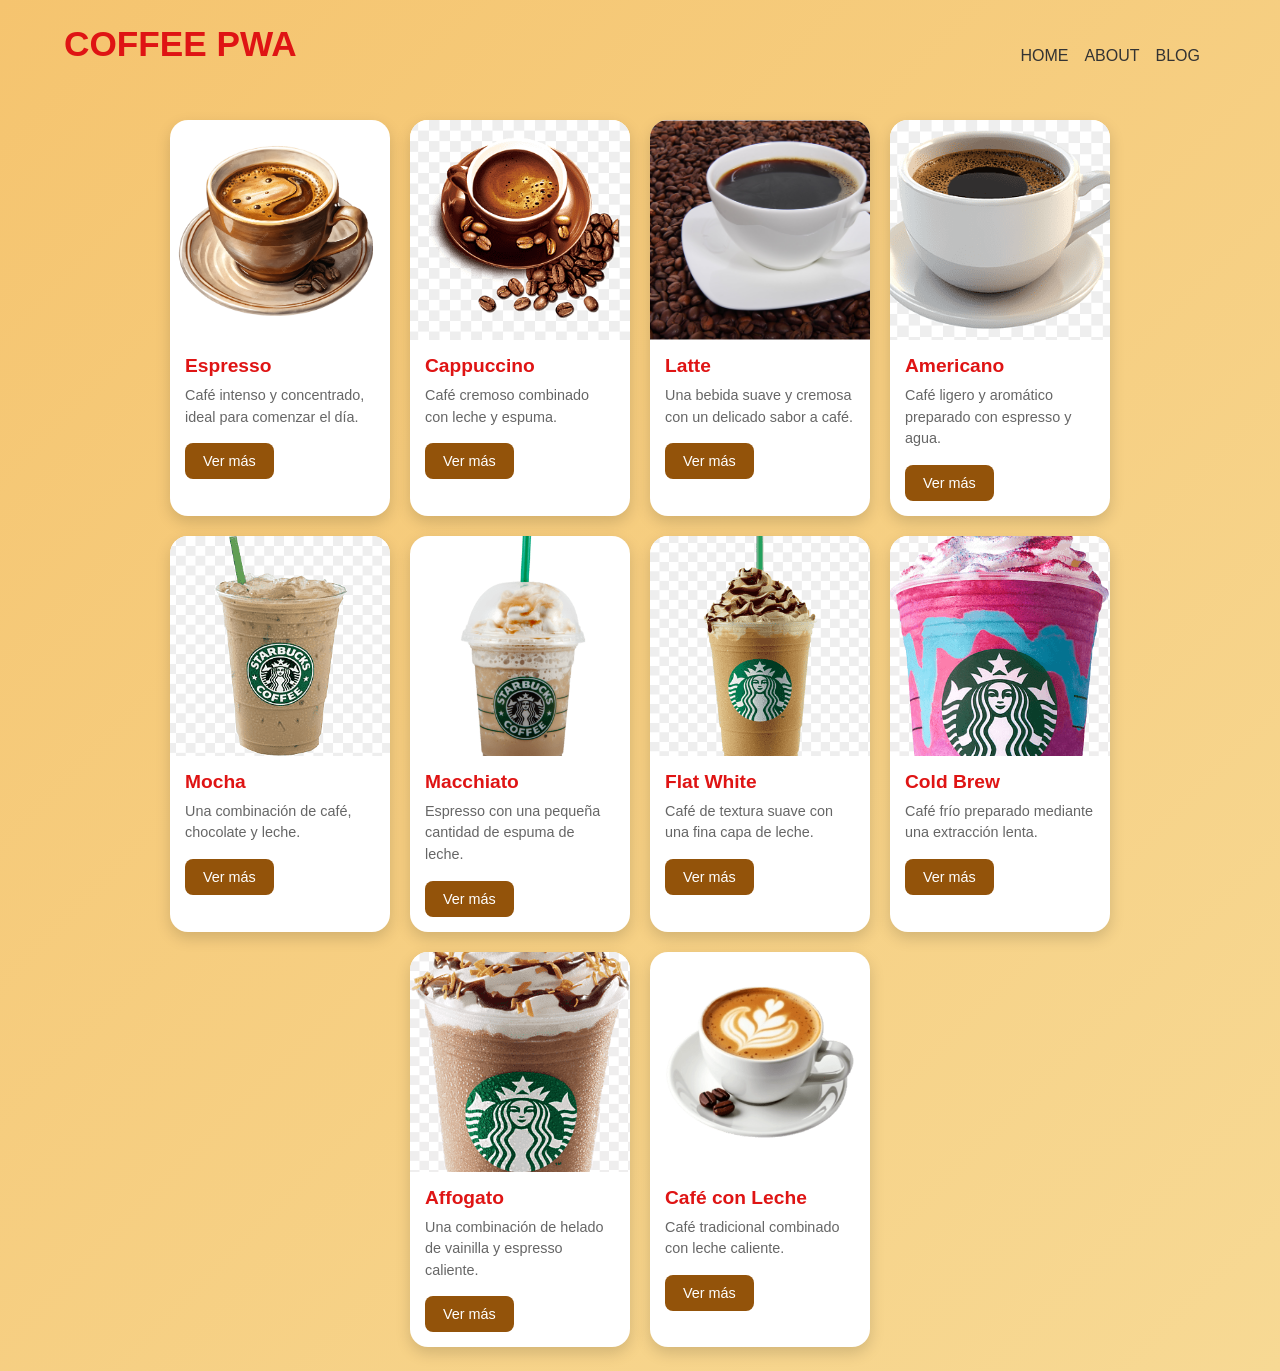
<file: index.html>
<!DOCTYPE html>
<html lang="en">

<head>
    <meta charset="UTF-8">
    <meta name="viewport" content="width=device-width, initial-scale=1.0">
    <meta http-equiv="X-UA-Compatible" content="ie-edge">
    <link rel="stylesheet" href="css/style.css">
    <link rel="manifest" href="manifest.json">
    <title>Coffee</title>
    <link rel="apple-touch-icon" href="imagenes/icons/icon-72x72.png">
    <link rel="apple-touch-icon" href="imagenes/icons/icon-96x96.png">
    <link rel="apple-touch-icon" href="imagenes/icons/icon-128x128.png">
    <link rel="apple-touch-icon" href="imagenes/icons/icon-144x144.png">
    <link rel="apple-touch-icon" href="imagenes/icons/icon-152x152.png">
    <link rel="apple-touch-icon" href="imagenes/icons/icon-192x192.png">
    <link rel="apple-touch-icon" href="imagenes/icons/icon-384x384.png">
    <link rel="apple-touch-icon" href="imagenes/icons/icon-512x512.png">
</head>

<body>
    <main>
        <nav>
            <h1>COFFEE PWA</h1>
            <ul>
                <li>HOME</li>
                <li>ABOUT</li>
                <li>BLOG</li>
            </ul>
        </nav>

        <div class="contanier"></div>

    </main>
</body>

<script src="js/app.js"></script>

</html>
</file>
<file: css/style.css>
* {
    margin: 0;
    padding: 0;
    box-sizing: border-box;
}

body {
    background: linear-gradient(135deg, #f5c46f, #f7d994);
    font-family: 'Nunito', sans-serif;
    font-size: 16px;
    color: #333;
    min-height: 100vh;
}

main {
    max-width: 1200px;
    margin: 0 auto;
    padding: 1.5rem;
    text-align: center;
}

nav {
    display: flex;
    justify-content: space-between;
    align-items: center;
    margin-bottom: 2rem;
}

ul {
    list-style: none;
    display: flex;
}

li {
    margin-right: 1rem;
}

h1 {
    color: #df1414;
    margin-bottom: 1.5rem;
    font-size: 2.2rem;
    font-weight: 800;
}

.contanier {
    display: flex;
    flex-wrap: wrap;
    justify-content: center;
    gap: 20px;
}

.card {
    width: 220px;
    background-color: #ffffff;
    border: none;
    border-radius: 18px;
    overflow: hidden;
    margin: 0;
    box-shadow: 0 6px 15px rgba(0, 0, 0, 0.15);
    transition: transform 0.3s ease, box-shadow 0.3s ease;
}

.card:hover {
    transform: translateY(-8px);
    box-shadow: 0 12px 25px rgba(0, 0, 0, 0.25);
}

.card img {
    width: 100%;
    height: 220px;
    object-fit: cover;
    display: block;
}

.card-content {
    padding: 15px;
    text-align: left;
}

.card-content h2 {
    font-size: 1.2rem;
    color: #df1414;
    margin-bottom: 8px;
}

.card-content p {
    font-size: 0.9rem;
    color: #666;
    line-height: 1.5;
}

.card-button {
    margin-top: 15px;
    padding: 10px 18px;
    border: none;
    border-radius: 8px;
    background-color: #93530a;
    color: white;
    font-size: 0.9rem;
    cursor: pointer;
    transition: 0.3s ease;
}

.card-button:hover {
    background-color: #6f3d07;
    transform: scale(1.03);
}

.modal {
    display: none;
    position: fixed;
    top: 0;
    left: 0;
    width: 100%;
    height: 100%;
    background: rgba(0, 0, 0, 0.65);
    justify-content: center;
    align-items: center;
    padding: 20px;
    z-index: 1000;
}

.modal.mostrar {
    display: flex;
}

.modal-content {
    position: relative;
    width: 100%;
    max-width: 700px;
    max-height: 90vh;
    overflow-y: auto;
    background-color: #ffffff;
    border-radius: 20px;
    box-shadow: 0 15px 40px rgba(0, 0, 0, 0.35);
    padding: 25px;
    display: flex;
    gap: 25px;
    text-align: left;
    animation: aparecer 0.3s ease;
}

.modal-img {
    width: 260px;
    height: 260px;
    object-fit: cover;
    border-radius: 15px;
    flex-shrink: 0;
}

.modal-info {
    flex: 1;
}

.modal-info h2 {
    color: #df1414;
    font-size: 1.8rem;
    margin-bottom: 10px;
}

.modal-descripcion {
    color: #666;
    line-height: 1.5;
    margin-bottom: 18px;
}

.datos-cafe {
    border-top: 1px solid #ddd;
    padding-top: 15px;
}

.datos-cafe p {
    color: #555;
    line-height: 1.5;
    margin-bottom: 9px;
}

.datos-cafe strong {
    color: #93530a;
}

.modal-close {
    position: absolute;
    top: 10px;
    right: 15px;
    width: 35px;
    height: 35px;
    border: none;
    border-radius: 50%;
    background-color: #df1414;
    color: white;
    font-size: 25px;
    cursor: pointer;
    z-index: 2;
    transition: 0.3s ease;
}

.modal-close:hover {
    background-color: #a90000;
    transform: scale(1.08);
}

@keyframes aparecer {
    from {
        opacity: 0;
        transform: scale(0.9) translateY(20px);
    }

    to {
        opacity: 1;
        transform: scale(1) translateY(0);
    }
}

@media (max-width: 650px) {
    .contanier {
        gap: 15px;
    }

    .card {
        width: 220px;
    }

    .modal {
        padding: 15px;
    }

    .modal-content {
        flex-direction: column;
        align-items: center;
        max-width: 450px;
        padding: 20px;
    }

    .modal-img {
        width: 220px;
        height: 220px;
    }

    .modal-info {
        width: 100%;
    }

    .modal-info h2 {
        font-size: 1.5rem;
    }
}

@media (max-width: 480px) {
    main {
        padding: 1rem;
    }

    h1 {
        font-size: 1.8rem;
    }

    .card {
        width: 100%;
        max-width: 300px;
    }

    .card img {
        height: 240px;
    }

    .modal-content {
        max-height: 92vh;
    }

    .modal-img {
        width: 180px;
        height: 180px;
    }
}
</file>
<file: css/detalle.css>
* {
    margin: 0;
    padding: 0;
    box-sizing: border-box;
}

body {
    min-height: 100vh;
    font-family: Arial, sans-serif;
    background: linear-gradient(135deg, #f5c46f, #d98b45);
    padding: 40px 20px;
}

.detalle-container {
    max-width: 1100px;
    margin: 0 auto;
}

.volver {
    display: inline-block;
    margin-bottom: 25px;
    padding: 12px 20px;
    background-color: #5a321e;
    color: white;
    text-decoration: none;
    border-radius: 8px;
    font-size: 16px;
    transition: 0.3s;
}

.volver:hover {
    background-color: #3d2113;
    transform: translateY(-2px);
}

.detalle-card {
    width: 100%;
    background-color: white;
    border-radius: 20px;
    overflow: hidden;
    display: flex;
    box-shadow: 0 10px 30px rgba(0, 0, 0, 0.25);
}

.detalle-imagen {
    width: 45%;
    min-height: 550px;
    display: flex;
    align-items: center;
    justify-content: center;
    background-color: #f3e0c5;
    padding: 30px;
}

.detalle-imagen img {
    width: 100%;
    max-width: 450px;
    height: 500px;
    object-fit: cover;
    border-radius: 15px;
}

.detalle-info {
    width: 55%;
    padding: 45px;
}

.detalle-info h1 {
    font-size: 42px;
    color: #5a321e;
    margin-bottom: 15px;
}

.descripcion {
    font-size: 19px;
    line-height: 1.6;
    color: #555;
    margin-bottom: 30px;
}

.datos-cafe {
    display: flex;
    flex-direction: column;
    gap: 18px;
    border-top: 2px solid #e5c49a;
    padding-top: 25px;
}

.datos-cafe p {
    font-size: 17px;
    color: #444;
    line-height: 1.5;
}

.datos-cafe strong {
    color: #5a321e;
}

@media (max-width: 800px) {

    body {
        padding: 25px 15px;
    }

    .detalle-card {
        flex-direction: column;
    }

    .detalle-imagen {
        width: 100%;
        min-height: auto;
        padding: 25px;
    }

    .detalle-imagen img {
        height: 350px;
    }

    .detalle-info {
        width: 100%;
        padding: 30px;
    }

    .detalle-info h1 {
        font-size: 32px;
    }

    .descripcion {
        font-size: 17px;
    }

    .datos-cafe p {
        font-size: 16px;
    }
}

@media (max-width: 480px) {

    .detalle-imagen {
        padding: 15px;
    }

    .detalle-imagen img {
        height: 280px;
    }

    .detalle-info {
        padding: 25px 20px;
    }

    .detalle-info h1 {
        font-size: 28px;
    }

    .volver {
        font-size: 14px;
        padding: 10px 16px;
    }
}
</file>
